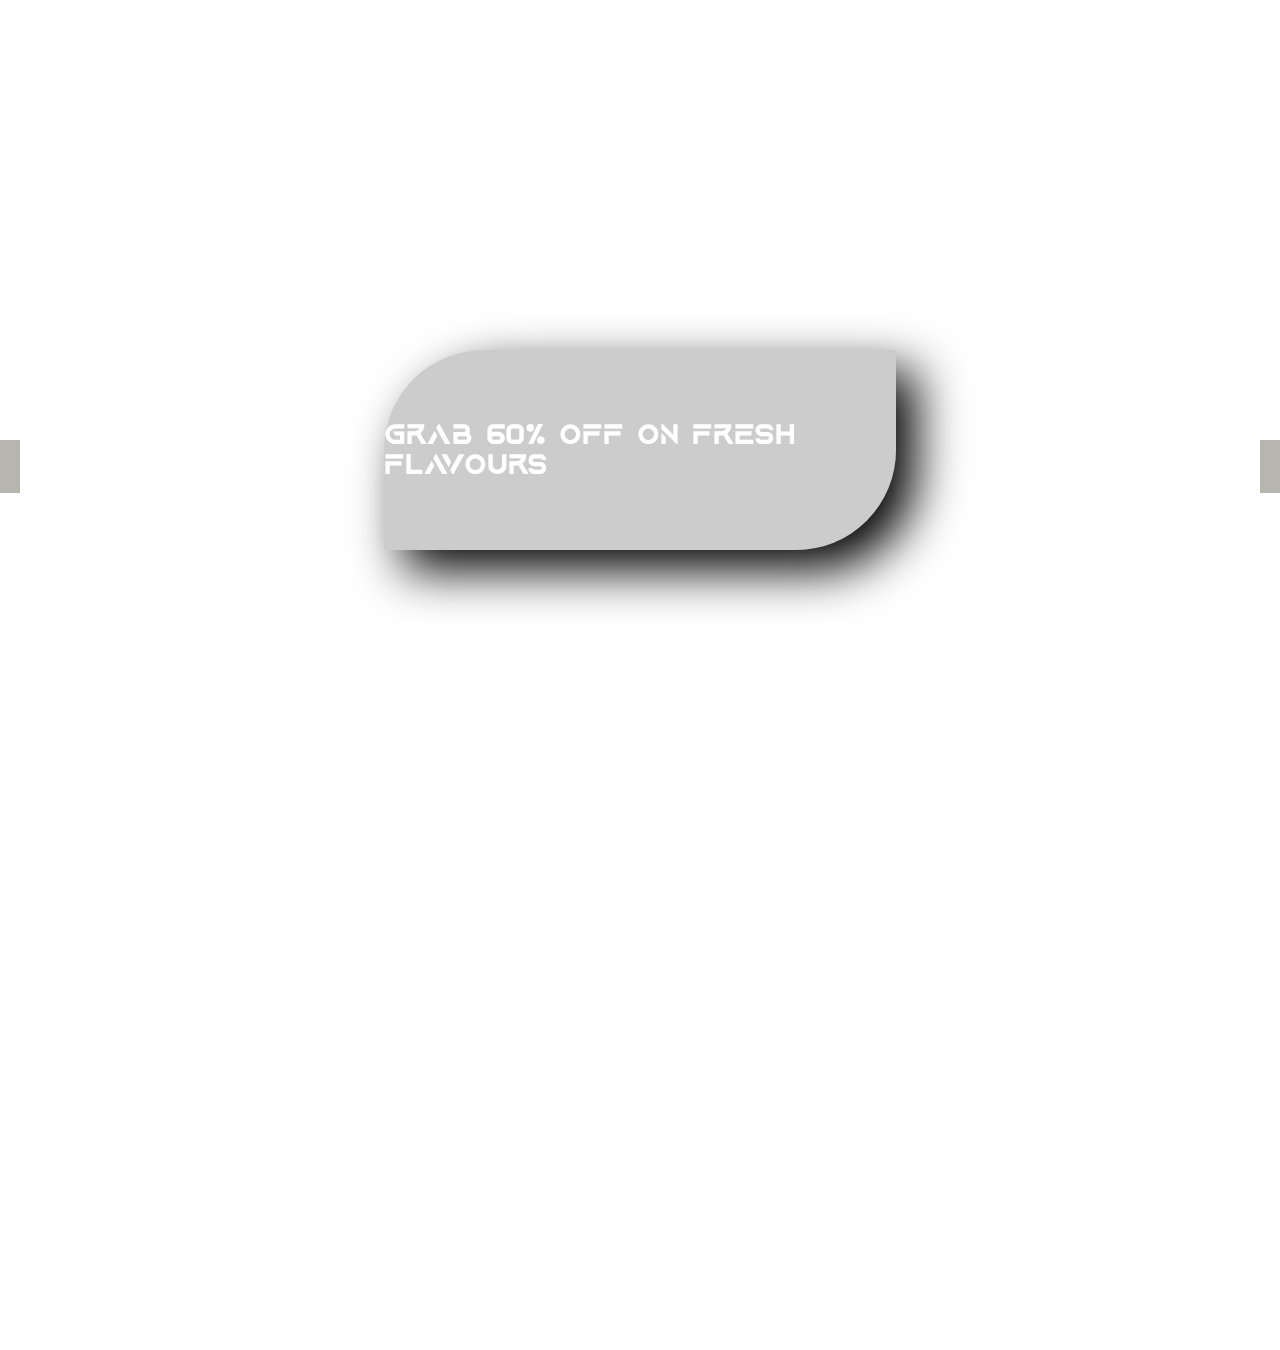
<file: advertise/advertise.html>
<!DOCTYPE html>
<html lang="en">
  <head>
    <meta charset="UTF-8" />
    <meta http-equiv="X-UA-Compatible" content="IE=edge" />
    <meta name="viewport" content="width=device-width, initial-scale=1.0" />
    <link
      rel="stylesheet"
      href="https://cdnjs.cloudflare.com/ajax/libs/font-awesome/5.15.3/css/all.min.css"
      integrity="sha512-iBBXm8fW90+nuLcSKlbmrPcLa0OT92xO1BIsZ+ywDWZCvqsWgccV3gFoRBv0z+8dLJgyAHIhR35VZc2oM/gI1w=="
      crossorigin="anonymous"
      referrerpolicy="no-referrer"
    />
    <title>Document</title>
    <style>
      @font-face {
        font-family: Aquire;
        src: url(../fonts/AquireBold-8Ma60.otf);
      }
      body {
        margin: 0px;
        padding: 0px;
        box-sizing: border-box;
        overflow-x: hidden;
        color: black;
      }

      .con1 {
        height: 100vh;
        width: 100%;

        background-size: 120% 120%;
        background-repeat: no-repeat;
        transition: 1s ease-in-out;
        background-position: center;
        position: absolute;
        top: 0;
        display: flex;
        justify-content: center;
        align-items: center;
      }

      .ani-con1 {
        animation: 4s ani-back infinite;
      }

      @keyframes ani-back {
        0% {
          background-size: 120% 120%;
        }

        15% {
          background-size: 100% 100%;
        }

        85% {
          background-size: 100% 100%;
        }

        100% {
          background-size: 120% 120%;
        }
      }

      .con2 {
        position: absolute;
        height: 100vh;
        transform: translateY(50%);
        left: -100px;
        transition: 0.5s ease;
      }

      #prev,
      #next {
        font-size: 30px;
        color: white;
        padding: 10px;
        background: linear-gradient(
          rgba(109, 109, 93, 0.5),
          rgba(109, 109, 93, 0.5)
        );
        transition: 0.5s;
      }

      #prev:hover,
      #next:hover {
        background-color: black;
        cursor: pointer;
      }

      .con3 {
        position: absolute;

        height: 100vh;
        transform: translateY(50%);
        transition: ease 0.5s;
        right: -100px;
      }
      #ad-content {
        width: 40%;
        background: rgba(0, 0, 0, 0.2);
        backdrop-filter: saturate(100%) blur(10px);
        height: 200px;
        border-top-left-radius: 100px;
        border-bottom-right-radius: 100px;
        display: grid;
        place-items: center;
        font-family: Aquire, sans-serif;
        color: white;
        font-size: 30px;
        box-shadow: 20px 20px 50px rgba(0, 0, 0, 1                           );
      }
    </style>
  </head>

  <body>
    <div style="display: none" id="numb">0</div>
    <div class="con1" id="idcon1">
      <h2 id="ad-content"></h2>

      <div class="con2" id="idcon2">
        <i id="prev" class="fas fa-angle-left"></i>
      </div>
      <div class="con3" id="idcon3">
        <i id="next" class="fas fa-angle-right"></i>
      </div>
    </div>

    <script>
      let back = [
        "https://images.unsplash.com/photo-1552319704-41c50c38c26e?ixlib=rb-1.2.1&ixid=MnwxMjA3fDB8MHxleHBsb3JlLWZlZWR8OXx8fGVufDB8fHx8&w=1000&q=800",
        "https://wallpapercave.com/wp/wp2587127.jpg",
        "https://wallpapercave.com/wp/ZlwPHMV.jpg",
        "https://i.pinimg.com/originals/bb/b8/8e/bbb88ec618f806c87a7c4b0230bcdbb4.jpg",
      ];
      let content = [
        "Grab 60% off on Fresh Flavours",
        "the best in town",
        "Explore the Authentic Chinese Cuisine",
        "Treat Yourself to Delish Biryanis",
        "Sinful Sweet Indulgences",
      ];
      let slide = document.getElementById("idcon1");
      let next = document.getElementById("next");
      let prev = document.getElementById("prev");
      var current = 0;
      function slider() {
        slide.style.backgroundImage = "url( " + back[current] + ") ";
        slide.classList.add("ani-con1");
        document.getElementById("ad-content").innerHTML = content[current];
      }
      slider();
      next.addEventListener("click", function next() {
        current++;
        if (current > back.length - 1) {
          current = 0;
        }
        slider();
        clearInterval(auto1);

        slide.classList.remove("ani-con1");
        document.getElementById("idcon2").style.left = "0px";
        document.getElementById("idcon3").style.right = "0px";
      });
      prev.addEventListener("click", function prev() {
        current--;
        if (current < 0) {
          current = back.length - 1;
        }
        slider();
        clearInterval(auto1);
        slide.classList.remove("ani-con1");
        document.getElementById("idcon2").style.left = "0px";
        document.getElementById("idcon3").style.right = "0px";
        clockStart();
      });
      function autoslider() {
        current++;
        if (current > back.length - 1) {
          current = 0;
        }
        slider();
      }
      let auto1 = setInterval(autoslider, 4000);
      // Arrow on HOver
      slide.addEventListener("mouseover", function arrow() {
        document.getElementById("idcon2").style.left = "0px";
        document.getElementById("idcon3").style.right = "0px";
      });
      slide.addEventListener("mouseout", function arrow() {
        document.getElementById("idcon2").style.left = "-100px";
        document.getElementById("idcon3").style.right = "-100px";
      });
      let timer = 0;

      // function clockStart() { let clock = setInterval(()=>{if(timer>10){ let auto2 = setInterval(autoslider, 4000); clearInterval(clock)}else{timer++}},1000)}
    </script>
  </body>
</html>
</file>
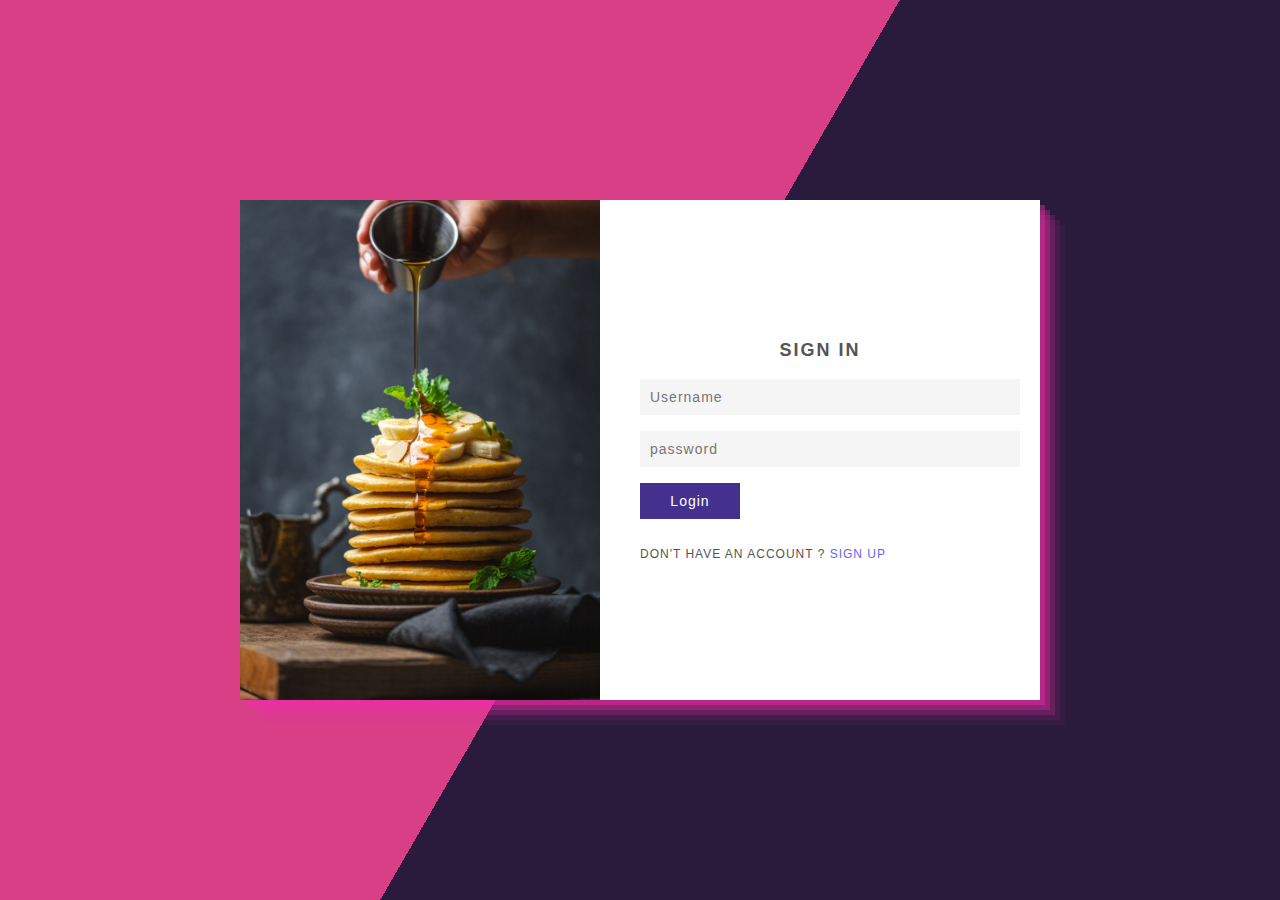
<file: Signup/Signup.html>
<!DOCTYPE html>
<html lang="en">
  <head>
    <meta charset="UTF-8" />
    <meta http-equiv="X-UA-Compatible" content="IE=edge" />
    <meta name="viewport" content="width=device-width, initial-scale=1.0" />
    <title>Document</title>
    <link rel="stylesheet" href="./Signup.css" />
  </head>
  <body>
    <section class="cover">
      <div class="container">
          <div class="user signup">
              <div class="formBx">
            <form>
                <h2>Create and Account </h2>
                <input type="text" placeholder="Username" />
              <input type="email" placeholder="Email Address">
              
              <input type="password" placeholder="Enter password" />
              <input type="password" placeholder="Confirm password" />
              <input type="submit" value="Login" />
              <p class="signup">
                  Already have an account ? <a href="#" onclick="toggleForm()"> Sign In</a>
                </p>
            </form>
        </div>
          <div class="imgBx">
              <img
              src="../photos/signup.jfif"
              alt=""
              />
            </div>
        </div>
        <div class="user signin">
          <div class="imgBx">
            <img
              src="../photos/signin.jfif "
              alt=""
            />
          </div>
      
          <div class="formBx">
            <form>
              <h2>Sign in</h2>
              <input type="text" placeholder="Username" />
              <input type="text" placeholder="password" />
              <input type="submit" value="Login" />
              <p>Don't have an account ? <a href="#" onclick="toggleForm()"> Sign Up</a></p>
            </form>
          </div>
        </div>
    </div>
    </section>
    <script>
    
        function toggleForm() {
            document.getElementsByClassName("cover")[0].classList.toggle("cover-active")
            document.getElementsByClassName("container")[0].classList.toggle("active")
            
        }
        </script>
  </body>
</html>
</file>
<file: Signup/Signup.css>
* {
  padding: 0;
  margin: 0;
  font-family: sans-serif;
}
.cover {
  position: relative;
  min-height: 100vh;
  background: linear-gradient(
    120deg,
    #d83f87 0%,
    #d83f87 50%,
    #2a1b3d 50%,
    #2a1b3d 100%
  );
  display: flex;
  justify-content: center;
  align-items: center;
  transition: 1s;
}
.cover-active {
  background: linear-gradient(
    210deg,
    #d83f87 0%,
    #d83f87 50%,
    #2a1b3d 50%,
    #2a1b3d 100%
  );
}

.container {
  position: relative;
  overflow: hidden;
  width: 800px;
  height: 500px;
  box-shadow: rgba(240, 46, 170, 0.4) 5px 5px, rgba(240, 46, 170, 0.3) 10px 10px,
    rgba(240, 46, 170, 0.2) 15px 15px, rgba(240, 46, 170, 0.1) 20px 20px,
    rgba(240, 46, 170, 0.05) 25px 25px;
}

.container img {
  width: 100%;
}
.container .user {
  position: absolute;
  top: 0;
  left: 0;
  width: 100%;
  height: 100%;
  display: flex;
}
.container .imgBx {
  position: relative;
  width: 50%;
  height: 100%;
  transition: 1s;
}

.container img {
  position: absolute;
  top: 0;
  left: 0;
  width: 100%;
  height: 100%;
  object-fit: cover;
}
.container .formBx {
  background-color: white;
  position: relative;
  width: 50%;
  height: 100%;
  display: flex;
  justify-content: center;
  align-items: center;
  padding: 0px 40px;
  transition: 1s;
}
.container .formBx h2 {
  font-size: 18px;
  font-weight: 600;
  text-transform: uppercase;
  letter-spacing: 2px;
  text-align: center;
  width: 100%;
  color: #555;
  margin-bottom: 10px;
}
.container .formBx input {
  position: relative;
  width: 100%;
  padding: 10px;
  background-color: #f5f5f5;
  color: #333;
  border: 0;
  outline: 0;
  box-shadow: none;
  margin: 8px 0;
  font-size: 14px;
  letter-spacing: 1px;
}
.container .formBx input[type="submit"] {
  max-width: 100px;
  background-color: #44318D;
  color: white;
  cursor: pointer;
  font-size: 14px;
  letter-spacing: 1px;
  transition: 0.5s;
}
.container .formBx p {
  margin-top: 20px;
  font-size: 12px;
  letter-spacing: 1px;
  color: #555;
  text-transform: uppercase;
  font-weight: 500;
}
.container .formBx a {
  text-decoration: none;
  color: #66e;
}

/* Movement css */

.container.active {
  box-shadow: rgba(240, 46, 170, 0.4) -5px 5px,
    rgba(240, 46, 170, 0.3) -10px 10px, rgba(240, 46, 170, 0.2) -15px 15px,
    rgba(240, 46, 170, 0.1) -20px 20px, rgba(240, 46, 170, 0.05) -25px 25px;
}
.container .signup .formBx {
  background-color: white;
  z-index: 2;
  position: relative;
  left: -100%;
}
.container.active .signup .formBx {
  left: 0%;
}
.container .signup .imgBx {
  z-index: 2;
  left: 100%;
}
.container.active .signup .imgBx {
  left: 0%;
}
.container .signin .imgBx {
  left: 0%;
}
.container .signin .formBx {
  left: 0%;
}
.container.active .signin .imgBx {
  left: 100%;
}
.container.active .signin .formBx {
  left: -100%;
}
</file>
